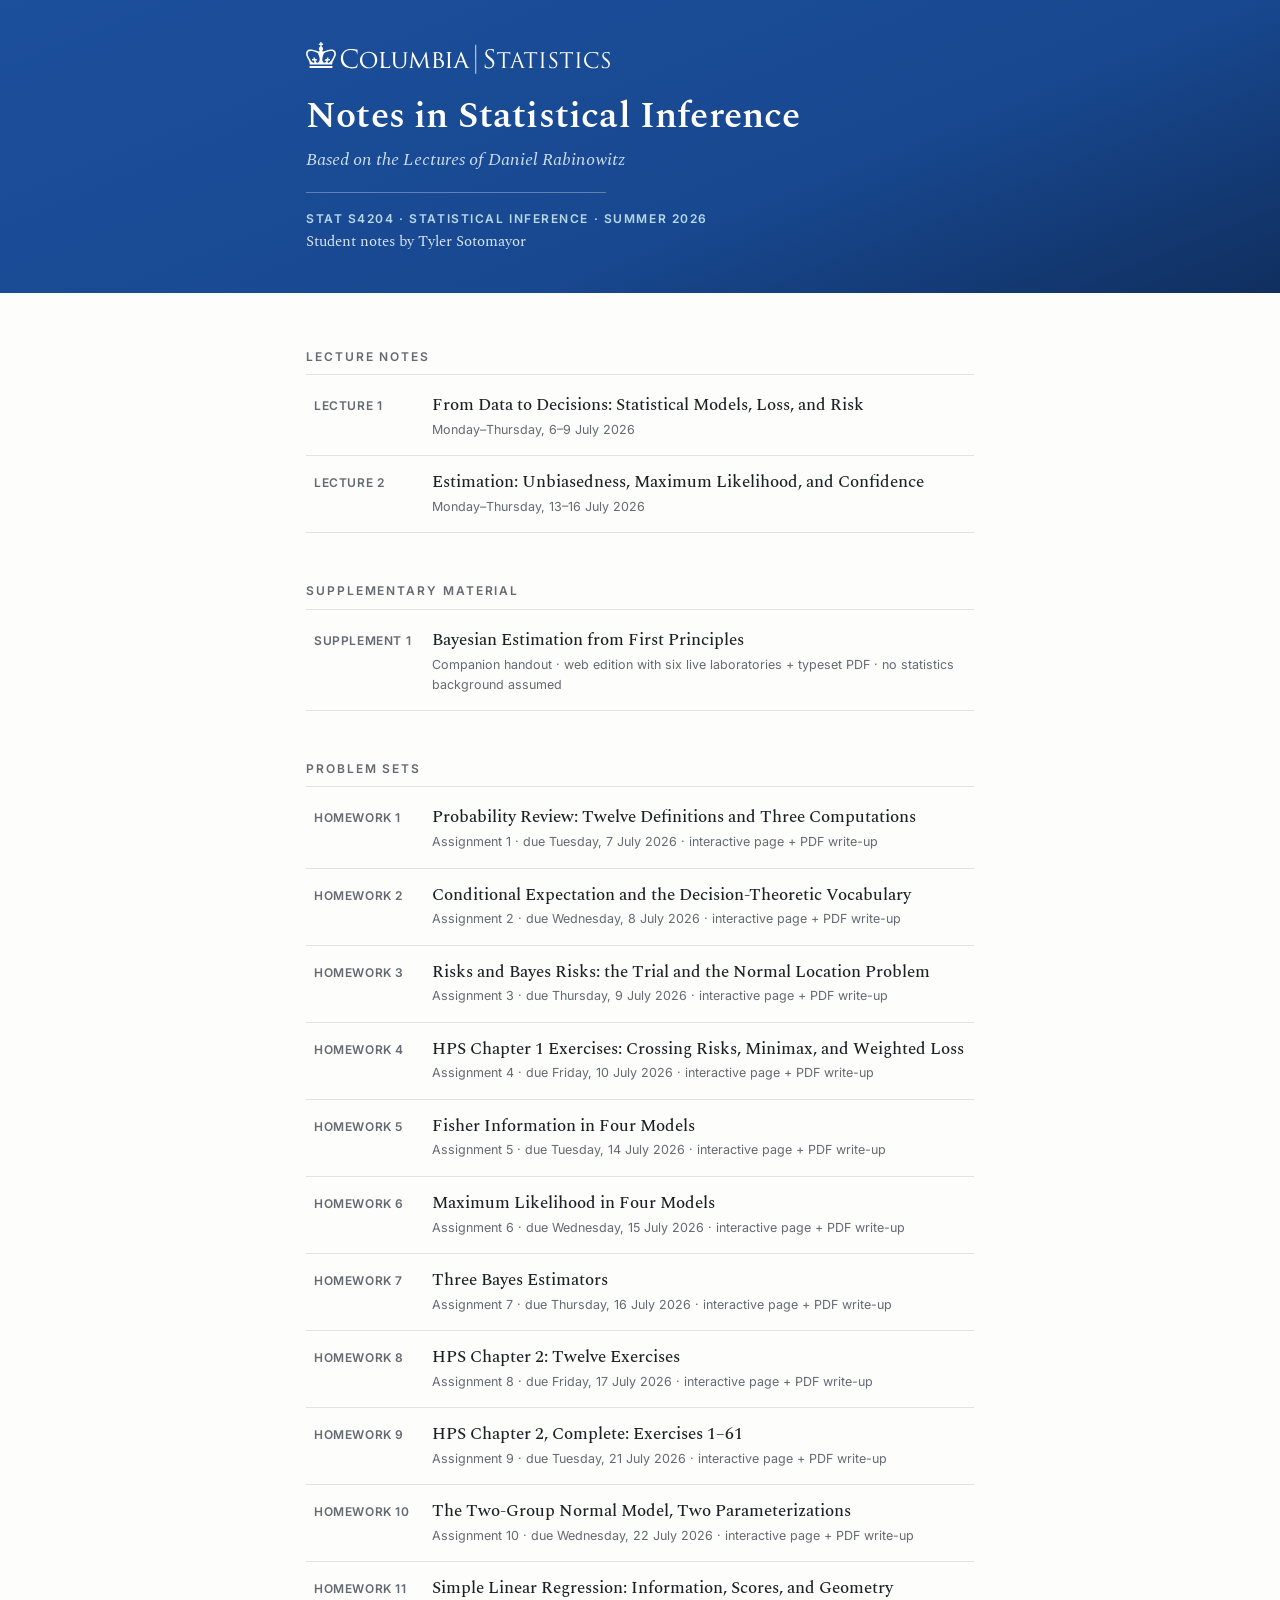
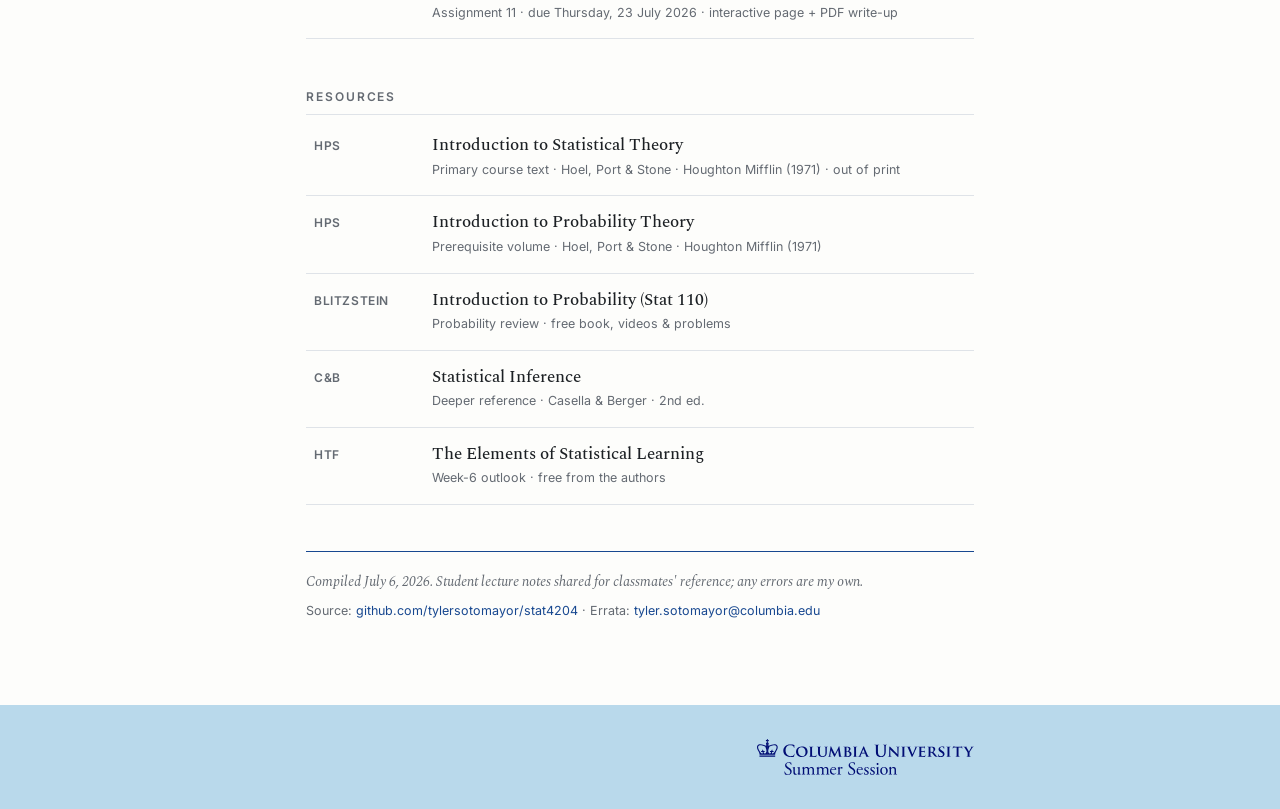
<file: index.html>
<!DOCTYPE html>
<html lang="en">
<head>
<meta charset="utf-8">
<meta name="viewport" content="width=device-width, initial-scale=1">
<title>Notes in Statistical Inference — STAT S4204</title>
<meta name="description" content="Lecture notes for STAT S4204, Statistical Inference — Columbia University, Summer 2026 (Session B). Based on the lectures of Daniel Rabinowitz.">
<link rel="icon" type="image/svg+xml" href="favicon.svg">
<link rel="icon" href="favicon.ico" sizes="32x32">
<link rel="icon" type="image/png" sizes="32x32" href="favicon-32x32.png">
<link rel="icon" type="image/png" sizes="16x16" href="favicon-16x16.png">
<link rel="apple-touch-icon" href="apple-touch-icon.png">
<link rel="manifest" href="site.webmanifest">
<meta name="theme-color" content="#184890">
<link rel="preconnect" href="https://fonts.googleapis.com">
<link rel="preconnect" href="https://fonts.gstatic.com" crossorigin>
<link href="https://fonts.googleapis.com/css2?family=Spectral:ital,wght@0,400;0,500;0,600;0,700;1,400&family=Inter:wght@400;500;600&display=swap" rel="stylesheet">
<style>
  :root{--navy:#184890;--navy-dk:#102f5f;--cublue:#b9d9eb;--ink:#1c2024;--muted:#646a72;
    --rule:#dfe3e8;--bg:#fdfdfb;--prevbg:#eff5fb;--prevink:#2b323b}
  *{box-sizing:border-box}
  body{margin:0;background:var(--bg);color:var(--ink);font-family:"Spectral",Georgia,serif;
    line-height:1.62;-webkit-font-smoothing:antialiased}
  .band{background:linear-gradient(158deg,#1c4f9c,var(--navy) 62%,var(--navy-dk));color:#fff;padding:42px 0 38px}
  .band .in{max-width:720px;margin:0 auto;padding:0 26px}
  .band img{height:32px;width:auto;display:block;margin-bottom:22px}
  .band h1{font-weight:600;font-size:37px;line-height:1.1;letter-spacing:.005em;margin:0 0 8px}
  .band .sub{font-style:italic;font-size:18px;color:#cfe1f4;margin:0 0 18px;font-weight:400}
  .band .crule{height:1px;background:rgba(255,255,255,.30);max-width:300px;margin:0 0 16px}
  .band .course{font-family:"Inter",sans-serif;font-size:12px;letter-spacing:.13em;text-transform:uppercase;
    color:var(--cublue);font-weight:600;margin:0 0 3px}
  .band .byline{font-size:14.5px;color:#dce8f6;margin:0}
  .wrap{max-width:720px;margin:0 auto;padding:6px 26px 84px}
  .full{display:block;text-decoration:none;color:var(--navy-dk);margin:32px 0 4px;padding:17px 22px;
    border:1.5px solid var(--navy);border-radius:4px;transition:background .15s,color .15s}
  .full:hover{background:var(--navy);color:#fff}
  .full .t{font-weight:600;font-size:18px}
  .full .d{font-family:"Inter",sans-serif;font-size:12.5px;opacity:.82;margin-top:4px}
  h2{font-family:"Inter",sans-serif;font-size:12px;letter-spacing:.16em;text-transform:uppercase;
    color:var(--muted);font-weight:600;margin:48px 0 0}
  .h2rule{height:1px;background:var(--rule);margin:8px 0 4px}
  .list{list-style:none;margin:0;padding:0}
  .list li{border-bottom:1px solid var(--rule)}
  a.row{display:grid;grid-template-columns:104px 1fr;gap:14px;align-items:baseline;text-decoration:none;
    color:inherit;padding:15px 8px;transition:background .13s}
  a.row:hover{background:#f3f7fc}
  a.row:hover .ttl{color:var(--navy)}
  .num{font-family:"Inter",sans-serif;font-size:12px;letter-spacing:.05em;text-transform:uppercase;
    color:var(--muted);font-weight:600;white-space:nowrap}
  .ttl{display:block;font-size:17px;line-height:1.4;font-weight:500;transition:color .14s}
  .meta{display:block;font-family:"Inter",sans-serif;color:var(--muted);font-size:12.5px;margin-top:2px}
  .prev{display:block;font-family:"Inter",sans-serif;font-size:12.5px;line-height:1.6;color:var(--prevink);
    background:var(--prevbg);border-left:2px solid var(--cublue);border-radius:0 5px 5px 0;
    max-height:0;opacity:0;overflow:hidden;padding:0 13px;
    transition:max-height .36s ease,opacity .28s ease,padding .36s ease,margin-top .36s ease}
  a.row:hover .prev{max-height:340px;opacity:1;padding:11px 13px;margin-top:9px}
  .prev .lab{display:block;font-weight:600;letter-spacing:.09em;text-transform:uppercase;font-size:10px;
    color:var(--navy);margin-bottom:5px}
  .prev em{font-style:italic}
  footer{margin-top:46px;padding-top:20px;border-top:1px solid var(--navy);color:var(--muted);
    font-size:13.5px;font-style:italic}
  footer .ln{font-family:"Inter",sans-serif;font-style:normal;font-size:12.5px;margin-top:7px}
  footer a{color:var(--navy);text-decoration:none}footer a:hover{text-decoration:underline}
  .footerband{background:var(--cublue);padding:34px 0;line-height:0}
  .footerband .in{max-width:720px;margin:0 auto;padding:0 26px;text-align:right}
  .footerband img{height:36px;width:auto;display:inline-block}
</style>
</head>
<body>
  <div class="band"><div class="in">
    <img src="assets/cu-stat-white.svg" alt="Columbia Statistics">
    <h1>Notes in Statistical Inference</h1>
    <p class="sub">Based on the Lectures of Daniel Rabinowitz</p>
    <div class="crule"></div>
    <p class="course">STAT&nbsp;S4204 · Statistical Inference · Summer&nbsp;2026</p>
    <p class="byline">Student notes by Tyler Sotomayor</p>
  </div></div>
  <div class="wrap">

    <h2>Lecture Notes</h2>
    <div class="h2rule"></div>
    <ul class="list">
      <li><a class="row" href="lecture-01.pdf"><span class="num">Lecture&nbsp;1</span><span><span class="ttl">From Data to Decisions: Statistical Models, Loss, and Risk</span><span class="meta">Monday–Thursday, 6–9 July 2026</span><span class="prev"><span class="lab">Overview</span>The course opens where applied statistics leaves off: a study has a goal, data, and software output—and none of those, by themselves, say anything about reality. This lecture builds the bridge. After a review of random variables, distributions, and realizations (and of expectation up through iterated expectations), the data's unknown joint distribution is organized into a <em>statistical model</em>, the study's purpose becomes an <em>analytic goal</em> expressed in the model's parameters, and the choice of method becomes a decision problem: an action space, a loss function, and—as the figure of merit—the <em>risk function</em>, the expected loss as a function of the parameter. Admissibility and the Bayes principle give the two classical answers to what "good" means, and both are put to work on a two-arm clinical trial in which two estimators of a cure-rate difference compete. Thursday's handout then pushes the estimation half one level deeper: restricting attention to <em>unbiased</em> methods, it builds the <em>score</em> and the <em>Fisher information</em> and proves the <em>information bound</em>—a floor under the variance of every unbiased estimator, computed from the model alone and attained exactly by the average of a normal sample. The companion text is Hoel–Port–Stone, Chapter&nbsp;1 (hps&nbsp;1); the closing section opens the door to Chapter&nbsp;2's estimation theory (hps&nbsp;2).</span></span></a></li>
      <li><a class="row" href="lecture-02.pdf"><span class="num">Lecture&nbsp;2</span><span><span class="ttl">Estimation: Unbiasedness, Maximum Likelihood, and Confidence</span><span class="meta">Monday–Thursday, 13–16 July 2026</span><span class="prev"><span class="lab">Overview</span>Estimation gets its own unit: the decision problem in which the action space <em>is</em> the parameter space and the loss is squared error. The week's deck is an itinerary—most of its slides name what is then developed at the board—and the notes work each named item in full. Unbiasedness is defined in its general form and defended as a way of choosing among admissible rules; the information bound is lifted to models with several parameters, where the price of nuisance parameters becomes visible. The unit's centerpiece is the course's first general-purpose <em>constructor</em> of estimators: maximum likelihood, whose estimate sits—approximately, when the information is high—at truth plus score over information, and therefore approximately attains the floor; four classical samples make that exact or nearly so. Confidence sets turn point estimates into precision statements via pivot statistics; conditional expectation returns as the best predictor under squared error; and with a prior on the table, the posterior mean is proved to minimize the Bayes risk, with the normal–normal, binomial–beta, and Poisson–gamma trios worked out. A closing pair of slides reads Bayes methods as shrinkage and penalization, and names the next horizon: sufficiency (hps&nbsp;2).</span></span></a></li>
    </ul>

    <h2>Supplementary Material</h2>
    <div class="h2rule"></div>
    <ul class="list">
      <li><a class="row" href="handout-bayes-estimation.html"><span class="num">Supplement&nbsp;1</span><span><span class="ttl">Bayesian Estimation from First Principles</span><span class="meta">Companion handout · web edition with six live laboratories + typeset PDF · no statistics background assumed</span><span class="prev"><span class="lab">Overview</span>A student-written companion that rebuilds, from nothing, the mathematics behind one sentence from Lecture 2: <em>under squared-error loss, the best estimator is the posterior mean</em>. Every term is defined before it is used, and every derivation shows every algebraic step: why estimation gets stuck without a prior, Bayes' theorem proved by slicing a joint distribution, the best-constant and posterior-mean theorems in full, the Gamma and Beta toolkit, and three complete worked examples with real numbers—a fraction, a measurement, and a count—closing with the one formula all three share: the Bayes estimate as a linear combination of the prior mean and the sample mean, with credibility weights. The web edition embeds six laboratories where the print edition has figures—slice-and-renormalize Bayes updating, steerable beta–binomial and Poisson–gamma updates, the loss function choosing between mean, median, and mode, and three priors racing one data stream—with the normal–normal update as the centerpiece: its completing-the-square derivation replayed step by step with your numbers, a precision ledger, and a shrinkage strip.</span></span></a></li>
    </ul>

    <h2>Problem Sets</h2>
    <div class="h2rule"></div>
    <ul class="list">
      <li><a class="row" href="homework-01.html"><span class="num">Homework&nbsp;1</span><span><span class="ttl">Probability Review: Twelve Definitions and Three Computations</span><span class="meta">Assignment 1 · due Tuesday, 7 July 2026 · interactive page + PDF write-up</span><span class="prev"><span class="lab">Overview</span>The twelve review concepts—random variables through the implication of independence for covariance—each defined, discussed across the course texts, and grounded in a real-world example, plus the three moment computations with every rule named. The interactive page explores a distribution's two portraits, the sign of covariance in data, and the classic dependent-but-uncorrelated counterexample.</span></span></a></li>
      <li><a class="row" href="homework-02.html"><span class="num">Homework&nbsp;2</span><span><span class="ttl">Conditional Expectation and the Decision-Theoretic Vocabulary</span><span class="meta">Assignment 2 · due Wednesday, 8 July 2026 · interactive page + PDF write-up</span><span class="prev"><span class="lab">Overview</span>Expectation through iterated expectations, the statistical model and the analytic goal, the three elements of a decision problem, risk and admissibility—then the first live risk comparison: the observed rate against the shrunken Y/(n+c), whose risk curves cross at p*(n) and merge as n grows. Interactive: a conditional-expectation slicer, the bias–variance anatomy, and a shrinkage-versus-n laboratory.</span></span></a></li>
      <li><a class="row" href="homework-03.html"><span class="num">Homework&nbsp;3</span><span><span class="ttl">Risks and Bayes Risks: the Trial and the Normal Location Problem</span><span class="meta">Assignment 3 · due Thursday, 9 July 2026 · interactive page + PDF write-up</span><span class="prev"><span class="lab">Overview</span>The class example worked in full—risk functions and Bayes risks for the observed-rate and shaded-rate differences under independent uniform priors, with the shaded rule unmasked as the Bayes rule (Laplace's rule of succession)—then the normal problem: the shrinkage family (1−a)S/n + a, its risks, its Bayes risks, and the optimal weight a* = σ²/(n+σ²). Interactive: a two-sample trial lab and a choose-your-prior shrinkage laboratory.</span></span></a></li>
      <li><a class="row" href="homework-04.html"><span class="num">Homework&nbsp;4</span><span><span class="ttl">HPS Chapter 1 Exercises: Crossing Risks, Minimax, and Weighted Loss</span><span class="meta">Assignment 4 · due Friday, 10 July 2026 · interactive page + PDF write-up</span><span class="prev"><span class="lab">Overview</span>Exercises 1, 3, 4, 5, 6, and 7 from the course text's first chapter, in the book's own notation: the linear family cx for a normal observation and its Bayes member c* = 1/4 under a uniform prior; the rate against the shaded rule at n = 2 (crossing risks, minimax within the pair); the running binomial baseline θ(1−θ)/n and its mean risk 1/6n; the weighted loss that flattens the rate's risk into an equalizer; and Poisson estimation priced by a gamma prior. Interactive: a minimax lab at any n, a Bayes-within-a-class lab, and the loss-flattening comparison.</span></span></a></li>
      <li><a class="row" href="homework-05.html"><span class="num">Homework&nbsp;5</span><span><span class="ttl">Fisher Information in Four Models</span><span class="meta">Assignment 5 · due Tuesday, 14 July 2026 · interactive page + PDF write-up</span><span class="prev"><span class="lab">Overview</span>The seven likelihood quantities—likelihood through the expected second derivative—computed in four models: normal with known variance, Poisson, exponential in its mean parameterization, and the natural exponential family f(y)exp[θy − ψ(θ)], whose normalizer generates the moments (mean ψ′, variance ψ″) and unifies the other three by reparameterization. Every setting exhibits the score's zero mean and the information identity Var(ℓ′) = −E(ℓ″) = Iₙ(θ). Interactive: a curvature lab, an observed-versus-expected information sampler, and the attained/unattained bound comparison.</span></span></a></li>
      <li><a class="row" href="homework-06.html"><span class="num">Homework&nbsp;6</span><span><span class="ttl">Maximum Likelihood in Four Models</span><span class="meta">Assignment 6 · due Wednesday, 15 July 2026 · interactive page + PDF write-up</span><span class="prev"><span class="lab">Overview</span>The sequel to Assignment 5: the two items struck from that problem set become this one. In all four models—normal with known variance, Poisson, exponential in the mean, and the exponential family parameterized by θ = ψ′(ξ)—the maximum likelihood estimator is the sample mean, its variance is exact rather than asymptotic, and it sits on the variance bound; the fourth problem shows why the instructor's choice of parameterization makes the likelihood equation hand over the estimator directly. Interactive: the likelihood equation picking out ȳ, the estimator's sampling distribution against the bound, and the slope-matching picture on ψ.</span></span></a></li>
      <li><a class="row" href="homework-07.html"><span class="num">Homework&nbsp;7</span><span><span class="ttl">Three Bayes Estimators</span><span class="meta">Assignment 7 · due Thursday, 16 July 2026 · interactive page + PDF write-up</span><span class="prev"><span class="lab">Overview</span>The Bayes estimator under squared-error loss in three conjugate models—normal data with a normal prior, Bernoulli with Beta, Poisson with Gamma—each found by matching kernels and taking the posterior mean. All three come out as the same weighted average: sample mean against prior mean, with the prior worth σ²/τ² observations, α+β pseudo-trials, or β units of exposure, and the data buying out the prior as n grows. Interactive: three conjugate-update laboratories with prior, likelihood, and posterior live.</span></span></a></li>
      <li><a class="row" href="homework-08.html"><span class="num">Homework&nbsp;8</span><span><span class="ttl">HPS Chapter 2: Twelve Exercises</span><span class="meta">Assignment 8 · due Friday, 17 July 2026 · interactive page + PDF write-up</span><span class="prev"><span class="lab">Overview</span>Exercises 8, 9, 10, 11, 14, 16, 29, 38, 54, 55, 59(a), and 61 from the estimation chapter: the Poisson sample mean shown efficient, minimum-variance weights (equal for equal variances, precision-proportional otherwise), the efficiency 2/n of using two observations, the mean as the minimizer of expected squared distance, the χ²-based variance estimator and the multiple k = n/(n+2) that beats its unbiased version outright, the information identity derived in general, model-free versus maximum-likelihood estimation of E(1/√X), two Bayes estimators (Poisson-gamma and a truncated-prior exponential worked by parts), the best predictor E(Y|x) = 2x/3, and sequential-equals-batch Bayesian updating. Interactive: precision-weighting bars, the cost-of-unbiasedness curve, and the two-posterior overlay.</span></span></a></li>
      <li><a class="row" href="homework-09.html"><span class="num">Homework&nbsp;9</span><span><span class="ttl">HPS Chapter 2, Complete: Exercises 1–61</span><span class="meta">Assignment 9 · due Tuesday, 21 July 2026 · interactive page + PDF write-up</span><span class="prev"><span class="lab">Overview</span>The entire exercise set at the end of the estimation chapter, all sixty-one problems reproduced verbatim and solved: unbiasedness and the variance bound (including the negative-binomial inverse-sampling estimator and why the bound fails for the uniform), maximum likelihood across a dozen densities and at the boundary, the method of moments and its instability for a binomial's number of trials, confidence intervals for means and variances built on the normal and chi-square, and a closing run of Bayes and minimax problems—two conjugate posteriors, a posterior that is an exponential shifted to the data, absolute-error risk, and best-versus-best-linear prediction. Twelve of the sixty-one were Assignment 8; their solutions are carried over and extended. Interactive: seven laboratories—the minimax equalizer, inverse-sampling bias, the cost of unbiasedness, method-of-moments wobble, the skewed chi-square interval, the shifted-exponential posterior, and best versus best-linear prediction.</span></span></a></li>
      <li><a class="row" href="homework-10.html"><span class="num">Homework&nbsp;10</span><span><span class="ttl">The Two-Group Normal Model, Two Parameterizations</span><span class="meta">Assignment 10 · due Wednesday, 22 July 2026 · interactive page + PDF write-up</span><span class="prev"><span class="lab">Overview</span>The control-versus-treated model worked in lecture, carried through all eleven parts twice over: once with the group means a₁, a₂ as parameters, once in the regression coding b₀ = a₁, b₁ = a₂ − a₁ with its design matrix. The likelihood and log likelihood with and without matrices, the score and normal equations shown to agree either way, the MLE as the pair of group means ȳ₁, ȳ₂, unbiasedness of the coefficients, the heuristic for the downward-biased variance MLE (mean (n−2)σ²/n), the independence of the coefficients and the variance estimate via zero covariance of jointly normal vectors, standard errors σ√(1/n₁+1/n₂) for the coefficients and for arbitrary linear combinations c′β̂, and a full derivation that the studentized contrast is a t on n−2 degrees of freedom. Interactive: four laboratories—the fit read two ways, the variance MLE running low, the standard error minimized by a balanced design, and the t against the normal.</span></span></a></li>
      <li><a class="row" href="homework-11.html"><span class="num">Homework&nbsp;11</span><span><span class="ttl">Simple Linear Regression: Information, Scores, and Geometry</span><span class="meta">Assignment 11 · due Thursday, 23 July 2026 · interactive page + PDF write-up</span><span class="prev"><span class="lab">Overview</span>The simple linear regression model (an intercept and one covariate, normal errors, known variance) read three ways at once. The coefficient covariance σ²(XᵀX)⁻¹ shown to equal the inverse information (XᵀX/σ²)⁻¹ — the Cramér–Rao bound attained exactly, in finite samples; the representation β̂ − β = Ml with M the inverse information and l the score vector, from which the covariance falls out in one line; the slope written as the score combination (σ²/Sₓₓ)(l₁ − x̄ l₀), its error uncorrelated with the intercept score and unit-correlated with its own (the general fact Cov(β̂ − β, l) = I₂); the slope as the coefficient of the projection of Y onto the centered covariate x̃ = x − x̄1; and the three-subspace decomposition of ℝⁿ (the ones, the centered covariate, the n−2-dimensional complement) with the slope carried by the projection onto the second. Interactive: three laboratories—the covariance ellipse as inverse information, the slope orthogonalized against the intercept, and the slope as a projection onto x̃.</span></span></a></li>
    </ul>

    <h2>Resources</h2>
    <div class="h2rule"></div>
    <ul class="list">
      <li><a class="row" href="https://archive.org/details/introductiontost00hoel_0" target="_blank" rel="noopener"><span class="num">HPS</span><span><span class="ttl">Introduction to Statistical Theory</span><span class="meta">Primary course text · Hoel, Port &amp; Stone · Houghton Mifflin (1971) · out of print</span><span class="prev"><span class="lab">About</span>The text the course follows — Ch.&nbsp;1 decision theory, Chs.&nbsp;2–3 estimation and testing, Chs.&nbsp;4–5 linear models; the notes' locators (hps&nbsp;1, …) point straight into it. The syllabus lists it as <em>Introduction to Statistical Inference</em>; the book published under ISBN 0-395-04637-8 is <em>Introduction to Statistical Theory</em>. Out of print — borrowable by the hour at the Internet Archive (free account), and used copies are inexpensive.</span></span></a></li>
      <li><a class="row" href="https://archive.org/details/introductiontopr0000hoel" target="_blank" rel="noopener"><span class="num">HPS</span><span><span class="ttl">Introduction to Probability Theory</span><span class="meta">Prerequisite volume · Hoel, Port &amp; Stone · Houghton Mifflin (1971)</span><span class="prev"><span class="lab">About</span>The probability volume of the same trilogy — the reference for the Week-1 review material: random variables, distributions, expectation, conditional expectation, variance and covariance. Borrowable at the Internet Archive.</span></span></a></li>
      <li><a class="row" href="https://projects.iq.harvard.edu/stat110/home" target="_blank" rel="noopener"><span class="num">Blitzstein</span><span><span class="ttl">Introduction to Probability (Stat 110)</span><span class="meta">Probability review · free book, videos &amp; problems</span><span class="prev"><span class="lab">About</span>Blitzstein &amp; Hwang's probability course and book, free from the authors — the friendliest place to rebuild fluency with distributions, expectation, LOTUS, conditioning, and iterated expectations.</span></span></a></li>
      <li><a class="row" href="https://archive.org/details/statisticalinfer0000case" target="_blank" rel="noopener"><span class="num">C&amp;B</span><span><span class="ttl">Statistical Inference</span><span class="meta">Deeper reference · Casella &amp; Berger · 2nd ed.</span><span class="prev"><span class="lab">About</span>The standard graduate reference for everything this course touches — decision theory, estimation, hypothesis testing — at one more level of generality. Borrowable at the Internet Archive.</span></span></a></li>
      <li><a class="row" href="https://hastie.su.domains/ElemStatLearn/" target="_blank" rel="noopener"><span class="num">HTF</span><span><span class="ttl">The Elements of Statistical Learning</span><span class="meta">Week-6 outlook · free from the authors</span><span class="prev"><span class="lab">About</span>Hastie, Tibshirani &amp; Friedman's classic — the natural continuation for the final week's introduction to the foundations of machine learning. Free PDF from the authors.</span></span></a></li>
    </ul>

    <footer>
      Compiled July&nbsp;6,&nbsp;2026. Student lecture notes shared for classmates' reference; any errors are my own.
      <div class="ln">Source: <a href="https://github.com/tylersotomayor/stat4204/tree/main/src">github.com/tylersotomayor/stat4204</a> · Errata: <a href="mailto:tyler.sotomayor@columbia.edu">tyler.sotomayor@columbia.edu</a></div>
    </footer>
  </div>
  <div class="footerband"><div class="in"><img src="assets/summer-logo.svg" alt="Columbia University Summer Session"></div></div>
</body>
</html>
</file>
